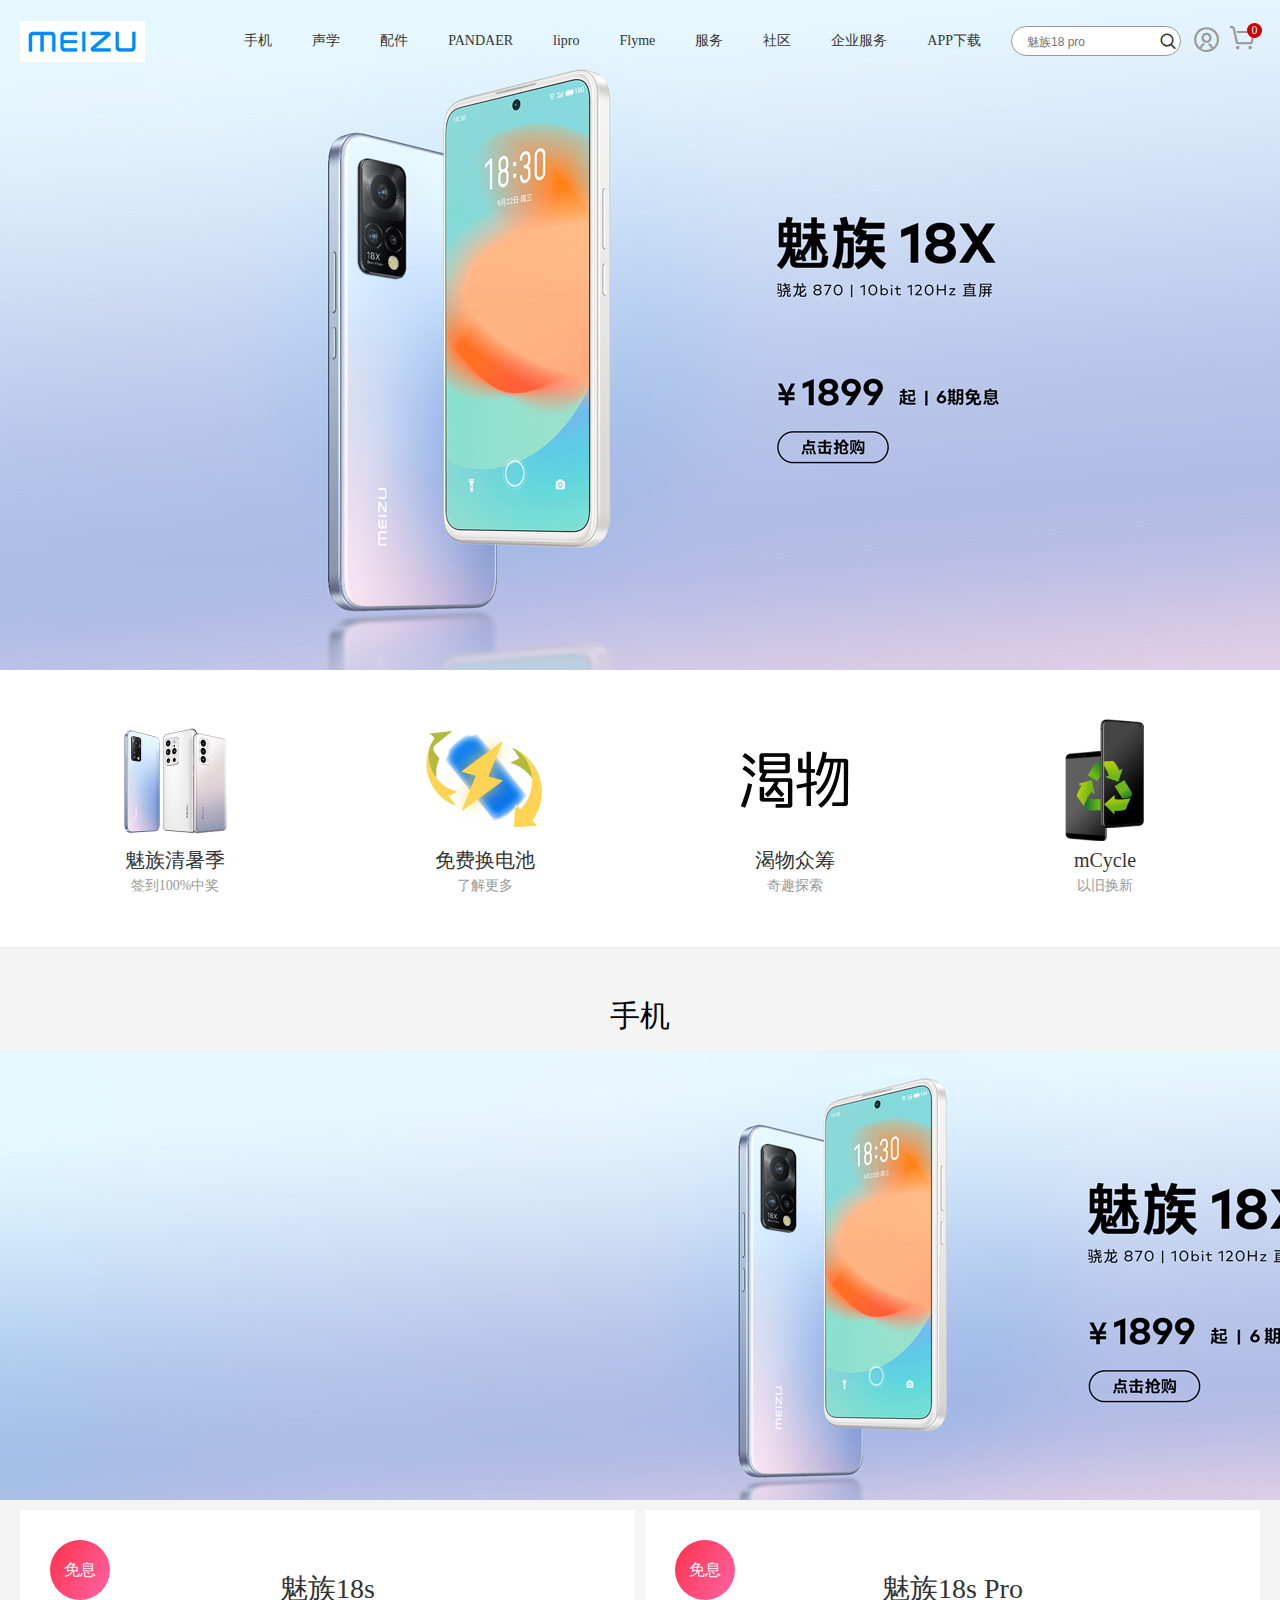
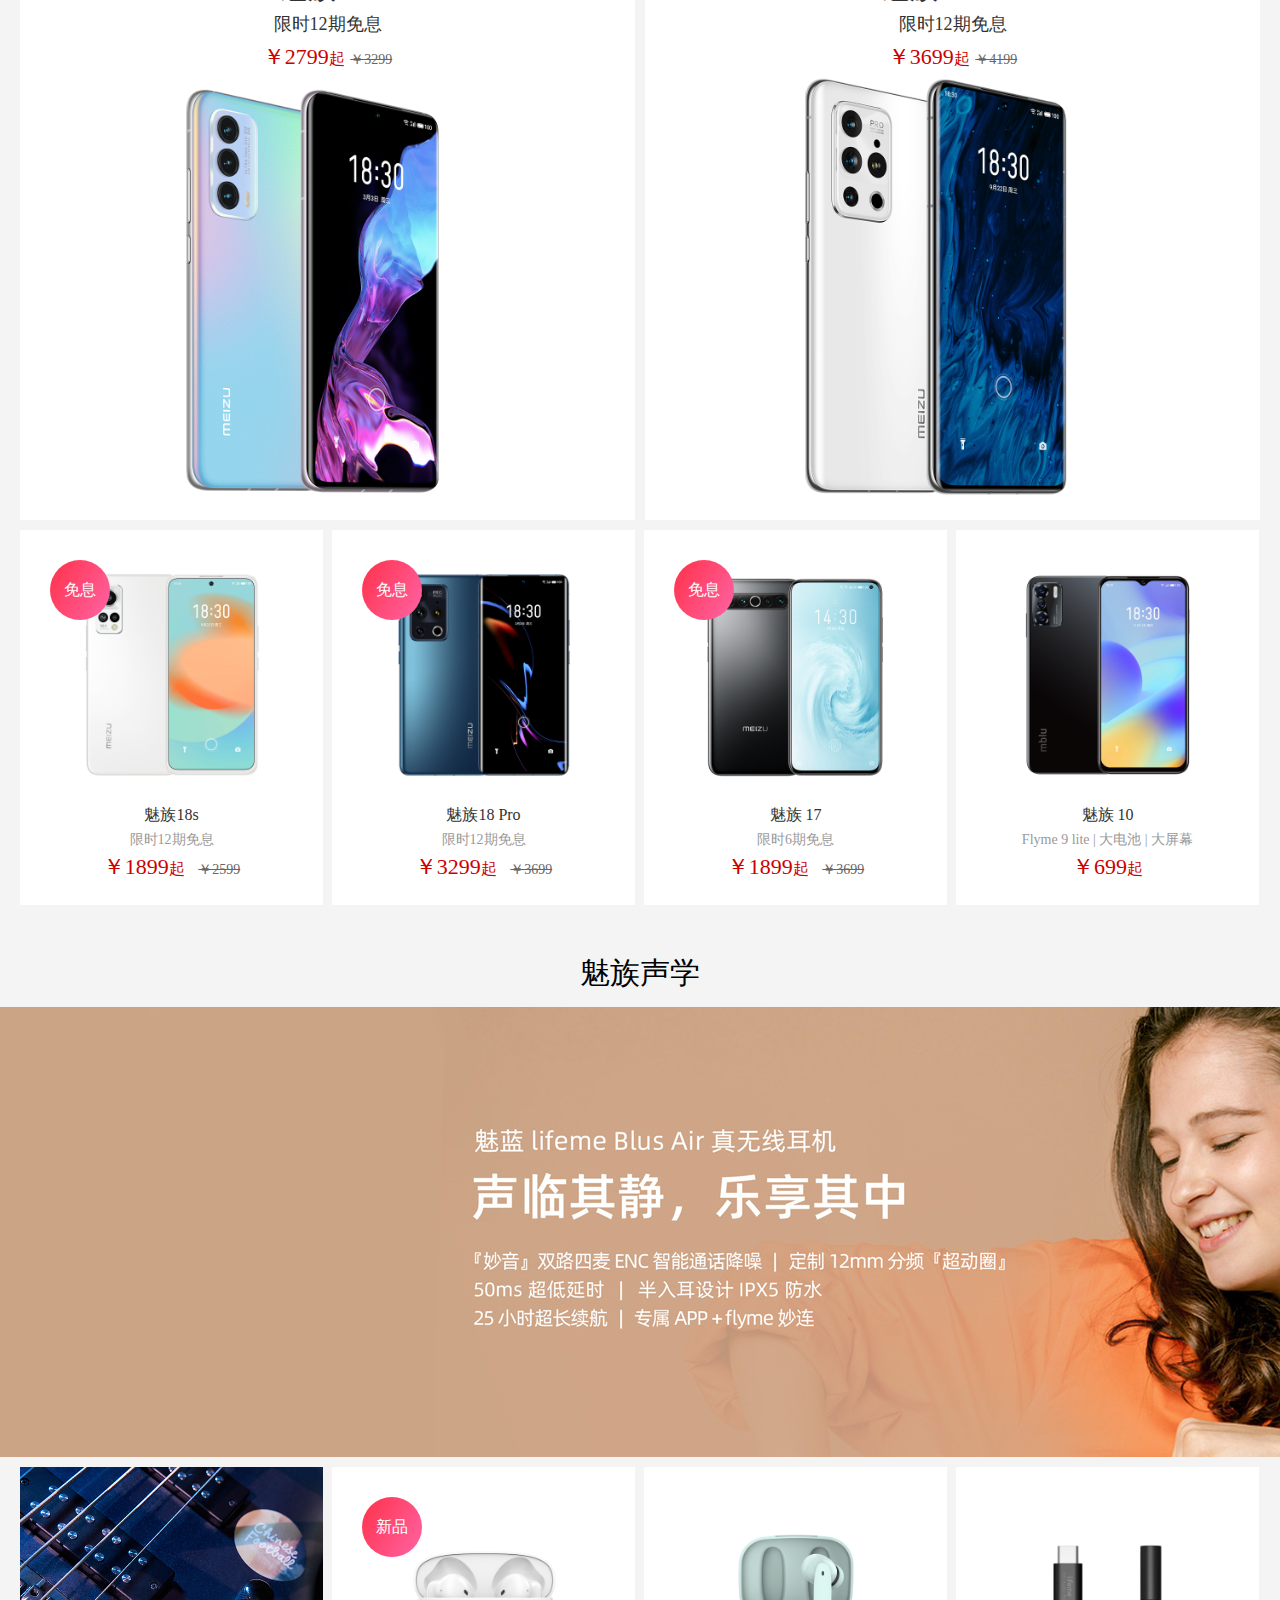
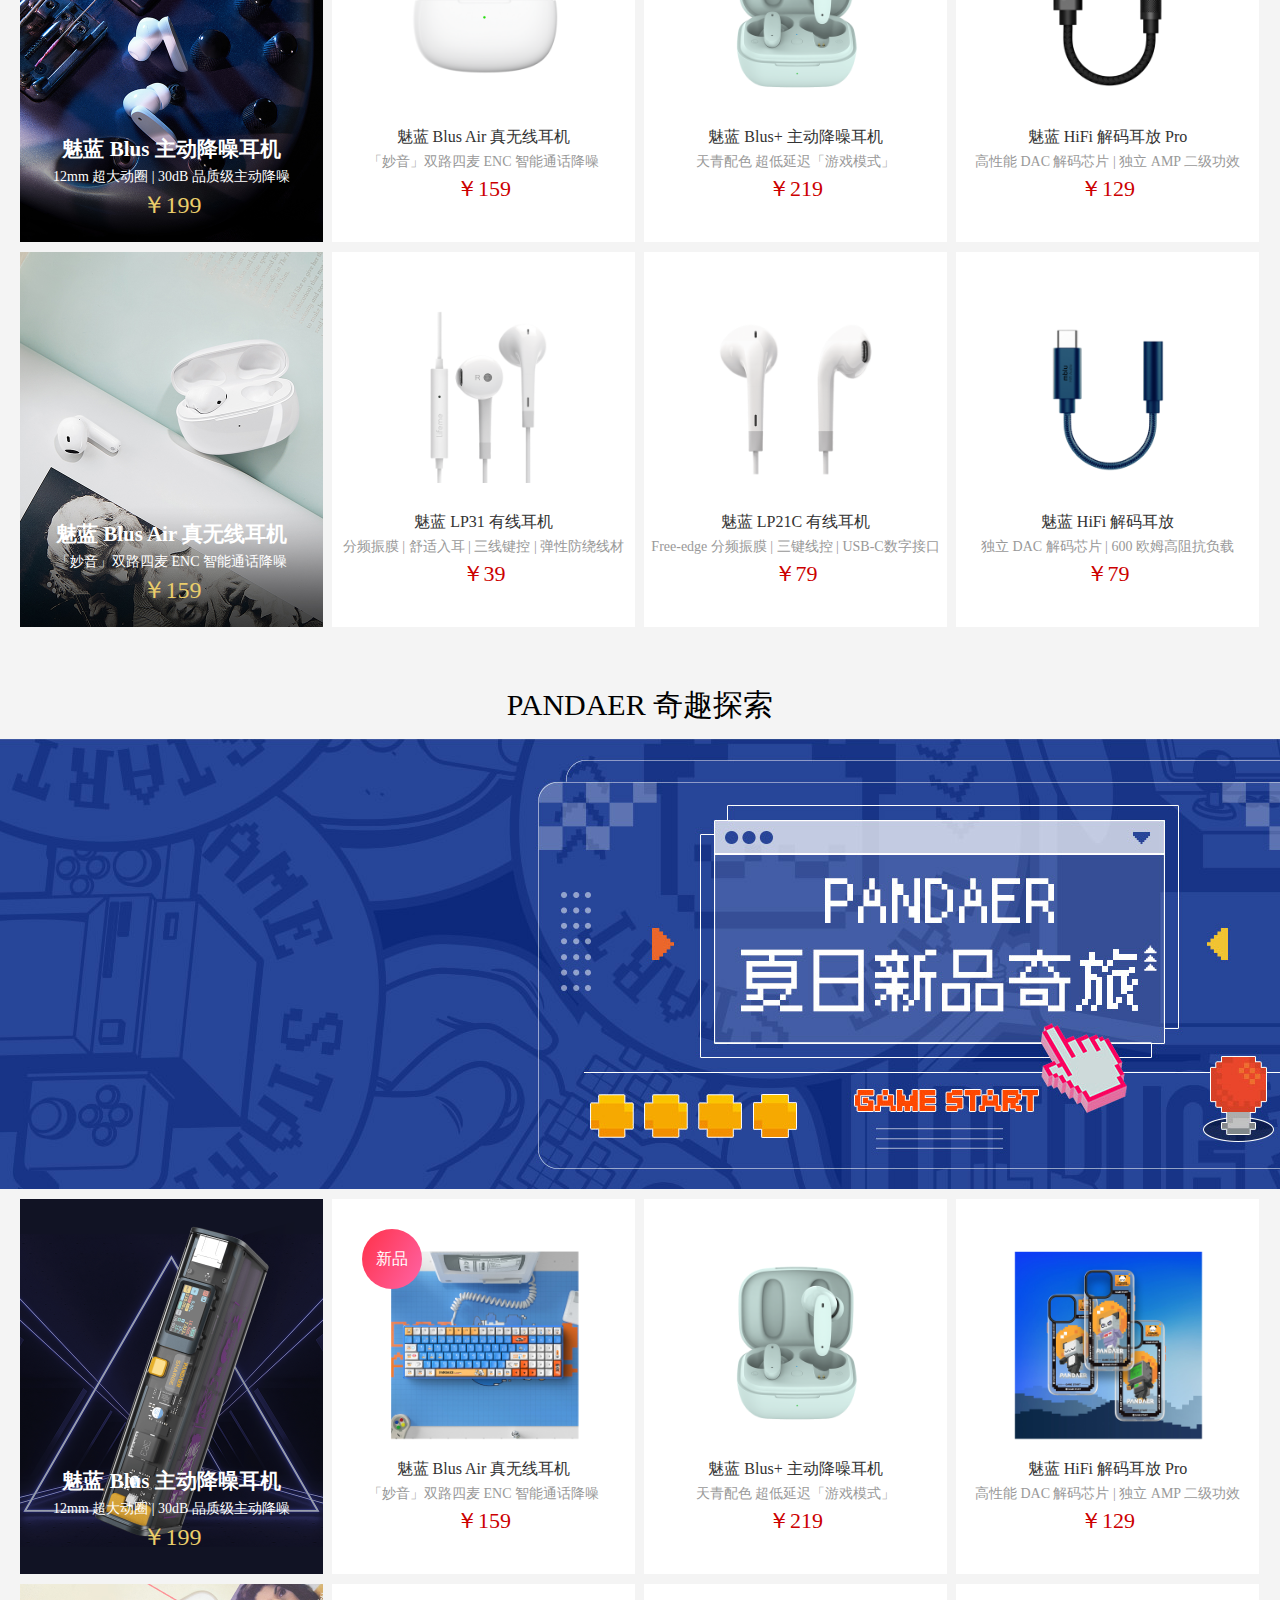
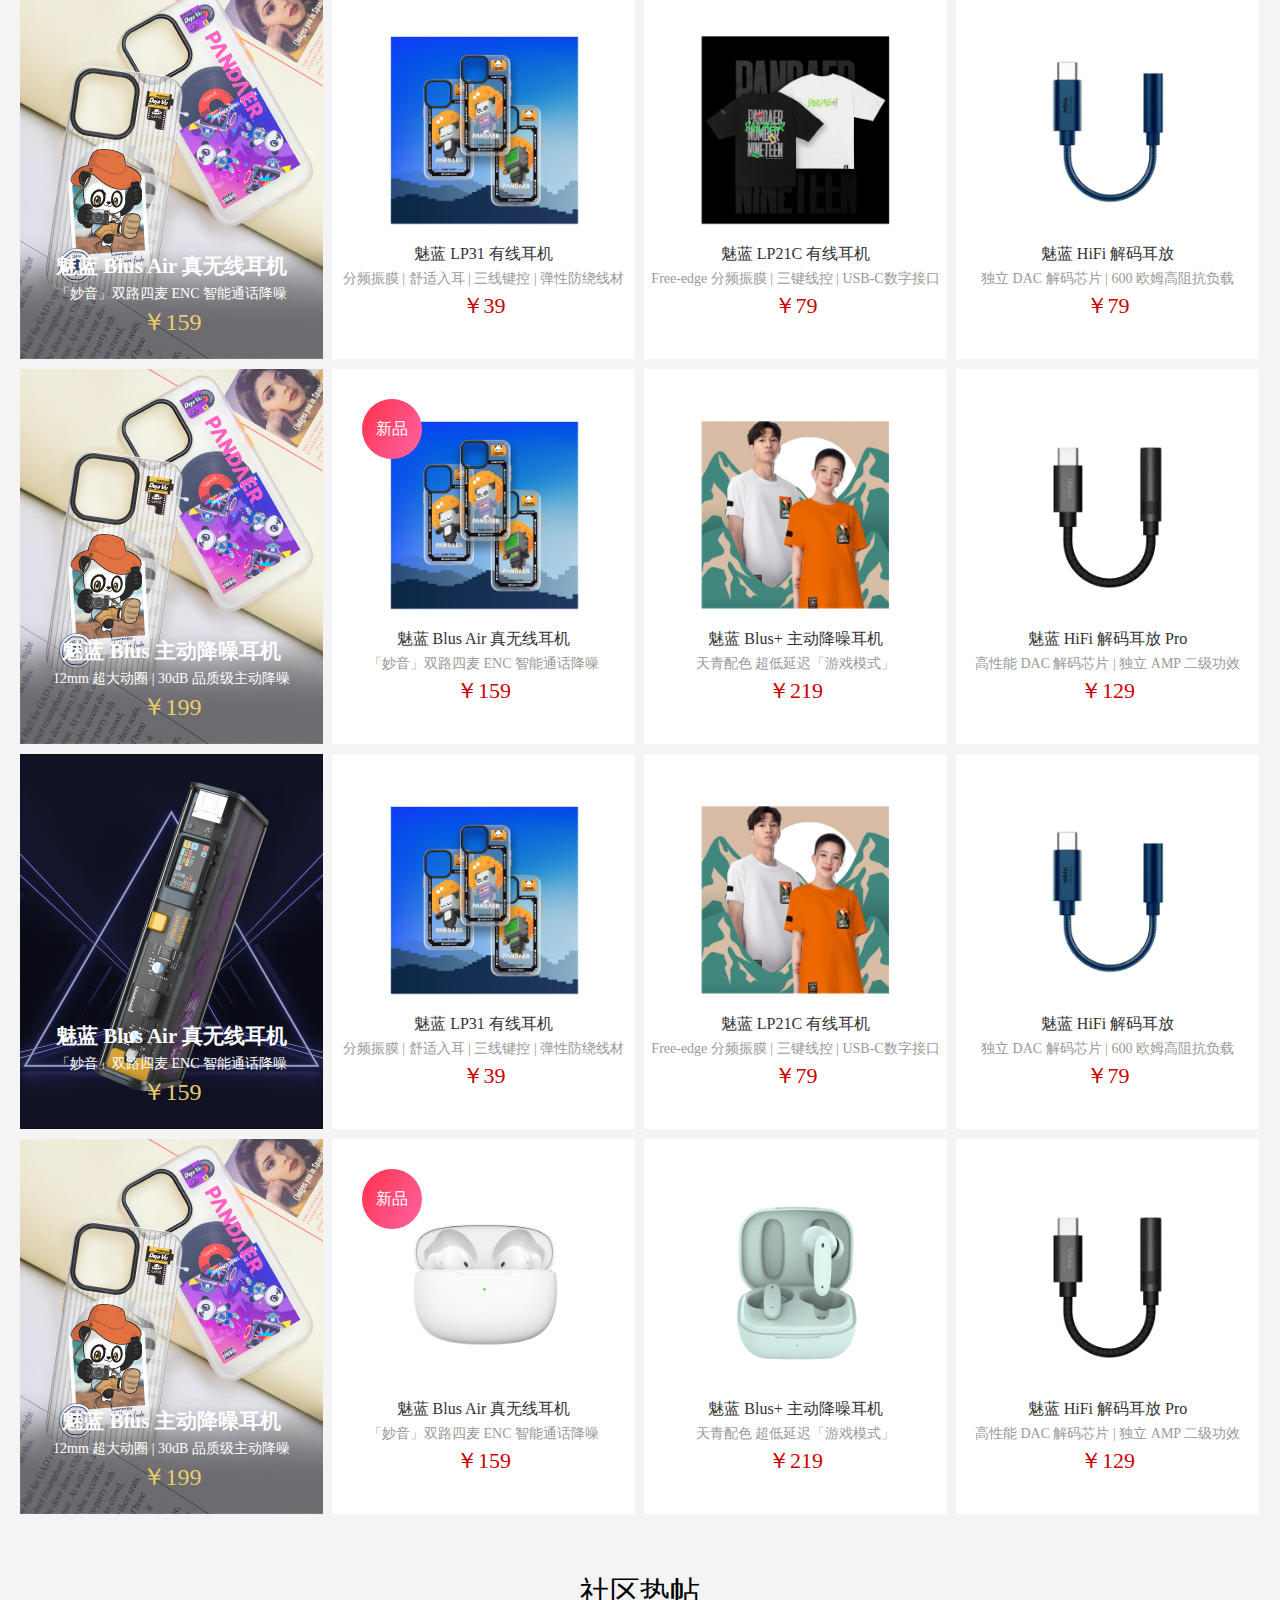
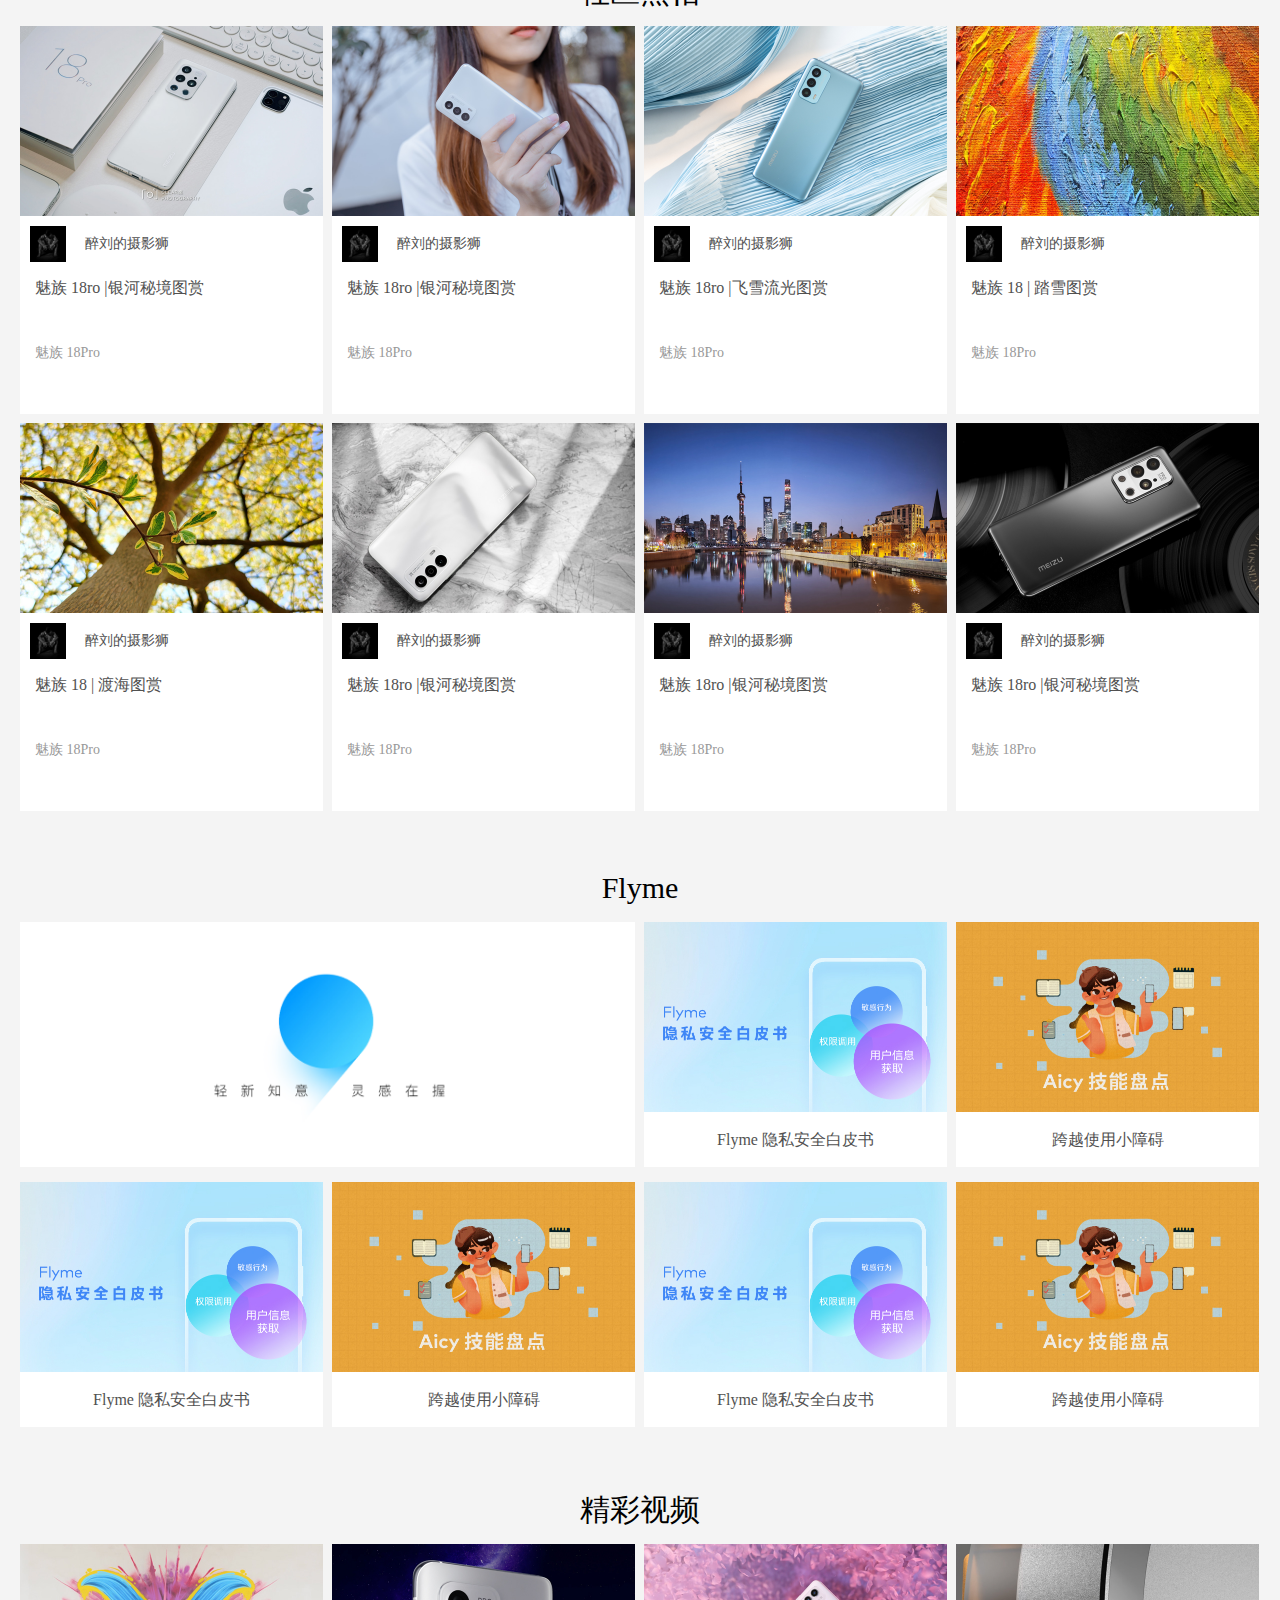
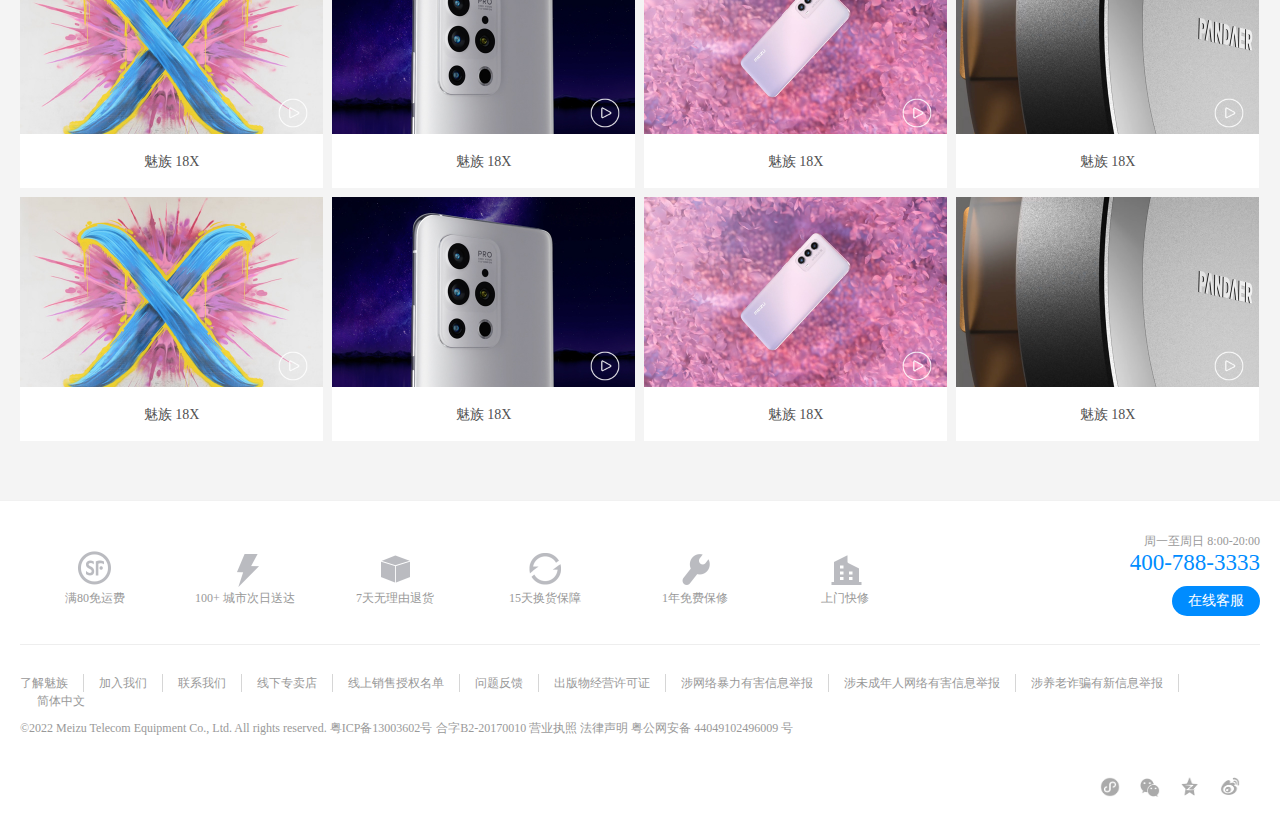
<file: index.html>
<!DOCTYPE html>
<html lang="en">

<head>
  <meta charset="UTF-8">
  <meta http-equiv="X-UA-Compatible" content="IE=edge">
  <meta name="viewport" content="width=device-width, initial-scale=1.0">
  <title>魅族商城</title>
  <!-- 引入标题图标 -->
  <link rel="icon" href="images/favicon.ico">
  <!-- 引入所有元素的重置样式 -->
  <link rel="stylesheet" href="css/reset.css">
  <!-- 引入图标样式 -->
  <link rel="stylesheet" href="css/iconfont.css">
  <!-- 引入自定义样式 -->
  <link rel="stylesheet" href="css/meizu.css">
</head>

<body>
  <!-- 1.头部banner开始 -->
  <div class="banner">

    <div class="top-header">

      <div class="wrap">

        <div class="header">

          <!-- 图标 -->
          <div class="header-logo">
            <a href="#"></a>
          </div>

          <!-- 购物车 -->
          <div class="header-cart">
            <a href="#">
              <i class="iconfont">&#xe747;</i>
              <em>0</em>
            </a>
            <!-- 下拉框 -->
            <div class="cart-down">
              <div class="sanjiao"></div>
              <div class="content">
                <img src="./images/cart.png" alt="">
                <div class="text">
                  <p>登录后可显示</p>
                  <p>您账号中已加入的商品哦~</p>
                </div>
              </div>
            </div>
          </div>

          <!-- 个人信息 -->
          <div class="header-user">
            <a href="#">
              <i class="iconfont">&#xe7b4;</i>
            </a>
            <div class="user-info">
              <div class="sanjiao"></div>

              <ul class="content">
                <li>立即登录</li>
                <li>立即注册</li>
                <li>我的订单</li>
                <li class="last">M码通道</li>
              </ul>

            </div>
          </div>

          <!-- 搜索框 -->
          <div class="header-search">
            <input type="text" placeholder="魅族18 pro">
            <a href="">
              <i class="iconfont">&#xe7b3;
              </i>
            </a>
          </div>

          <!-- 详情展示 -->
          <div class="header-list">
            <ul class="list clear">
              <li>
                <a href="#" class="title flag">手机</a>
                <div class="drop-down">
                  <div class="wrap">
                    <ul class="clear">
                      <li>
                        <a href="#">
                          <img src="./images/drop1.jpg" alt="">
                          <p class="drop-name">魅族 18X</p>
                          <p class="drop-price">￥1899</p>
                        </a>
                      </li>
                      <li>
                        <a href="#">
                          <img src="./images/drop1.jpg" alt="">
                          <p class="drop-name">魅族 18X</p>
                          <p class="drop-price">￥1899</p>
                        </a>
                      </li>
                      <li>
                        <a href="#">
                          <img src="./images/drop1.jpg" alt="">
                          <p class="drop-name">魅族 18X</p>
                          <p class="drop-price">￥1899</p>
                        </a>
                      </li>
                      <li>
                        <a href="#">
                          <img src="./images/drop1.jpg" alt="">
                          <p class="drop-name">魅族 18X</p>
                          <p class="drop-price">￥1899</p>
                        </a>
                      </li>
                      <li>
                        <a href="#">
                          <img src="./images/drop1.jpg" alt="">
                          <p class="drop-name">魅族 18X</p>
                          <p class="drop-price">￥1899</p>
                        </a>
                      </li>
                      <li>
                        <a href="#">
                          <img src="./images/drop1.jpg" alt="">
                          <p class="drop-name">魅族 18X</p>
                          <p class="drop-price">￥1899</p>
                        </a>
                      </li>
                      <li>
                        <a href="#">
                          <img src="./images/drop1.jpg" alt="">
                          <p class="drop-name">魅族 18X</p>
                          <p class="drop-price">￥1899</p>
                        </a>
                      </li>
                    </ul>
                  </div>
                </div>
              </li>
              <li>
                <a href="#" class="title flag">声学</a>
                <div class="drop-down"></div>
              </li>
              <li>
                <a href="#" class="title flag">配件</a>
                <div class="drop-down"></div>
              </li>
              <li>
                <a href="#" class="title flag">PANDAER</a>
                <div class="drop-down"></div>
              </li>
              <li>
                <a href="#" class="title flag">lipro</a>
                <div class="drop-down"></div>
              </li>
              <li><a href="#" class="title">Flyme</a></li>
              <li><a href="#" class="title">服务</a></li>
              <li><a href="#" class="title">社区</a></li>
              <li><a href="#" class="title">企业服务</a></li>
              <li><a href="#" class="title">APP下载</a></li>
            </ul>
          </div>
        </div>
      </div>
    </div>





  </div>

  <!-- 2.广告ad部分 -->
  <div class="ad">
    <div class="wrap ">
      <ul class="clear">
        <li>
          <a href="#">
            <img src="./images/ad-list1.png" alt="">
            <p class="ad-title1">魅族清暑季</p>
            <p class="ad-title2">签到100%中奖</p>
          </a>
        </li>
        <li>
          <a href="#">
            <img src="./images/ad-list2.png" alt="">
            <p class="ad-title1">免费换电池</p>
            <p class="ad-title2">了解更多</p>
          </a>
        </li>
        <li>
          <a href="#">
            <img src="./images/ad-list3.png" alt="">
            <p class="ad-title1">渴物众筹</p>
            <p class="ad-title2">奇趣探索</p>
          </a>
        </li>
        <li>
          <a href="#">
            <img src="./images/ad-list4.png" alt="">
            <p class="ad-title1">mCycle</p>
            <p class="ad-title2">以旧换新</p>
          </a>
        </li>
      </ul>
    </div>

  </div>


  <!-- 3.container部分 -->
  <div class="container">
    <!-- 3.1手机部分 -->
    <div class="phone">

      <h3 class="conntainer-title">手机</h3>

      <a href="#" class="conntainer-img">
        <img src="./images/phone1.png" alt="">
      </a>

      <div class="conntainer-detail-phone wrap">
        <!-- 两个大的部分 -->
        <a href="#" class="detail-type1">
          <p class="type1-name">魅族18s</p>
          <p class="type1-title">限时12期免息</p>
          <p class="type1-price">
            ￥2799<em>起</em>
            <span class="price-last">￥3299</span>
          </p>
          <img src="./images/detail-phone1.png" alt="">
          <div class="type1-tag">免息</div>
        </a>
        <a href="#" class="detail-type1">
          <p class="type1-name">魅族18s Pro</p>
          <p class="type1-title">限时12期免息</p>
          <p class="type1-price">
            ￥3699<em>起</em>
            <span class="price-last">￥4199</span>
          </p>
          <img src="./images/detail-phone2.png" alt="">
          <div class="type1-tag">免息</div>
        </a>
        <!-- 四个小的部分 -->
        <a href="#" class="detail-type2 type2-first">
          <img src="./images/detail-phone3.png" alt="">
          <p class="type2-name">魅族18s</p>
          <p class="type2-title">限时12期免息</p>
          <p class="type2-price">
            ￥1899<em>起</em>
            <span class="price-last">￥2599</span>
          </p>
          <div class="type2-tag">免息</div>
        </a>
        <a href="#" class="detail-type2">
          <img src="./images/detail-phone4.png" alt="">
          <p class="type2-name">魅族18 Pro</p>
          <p class="type2-title">限时12期免息</p>
          <p class="type2-price">
            ￥3299<em>起</em>
            <span class="price-last">￥3699</span>
          </p>
          <div class="type2-tag">免息</div>
        </a>
        <a href="#" class="detail-type2">
          <img src="./images/detail-phone5.png" alt="">
          <p class="type2-name">魅族 17</p>
          <p class="type2-title">限时6期免息</p>
          <p class="type2-price">
            ￥1899<em>起</em>
            <span class="price-last">￥3699</span>
          </p>
          <div class="type2-tag">免息</div>
        </a>
        <a href="#" class="detail-type2">
          <img src="./images/detail-phone6.png" alt="">
          <p class="type2-name">魅族 10</p>
          <p class="type2-title">Flyme 9 lite | 大电池 | 大屏幕</p>
          <p class="type2-price">
            ￥699<em>起</em>
          </p>
        </a>
      </div>

    </div>

    <!-- 3.2魅族声学部分 -->
    <div class="air">

      <h3 class="conntainer-title">魅族声学</h3>

      <a href="#" class="conntainer-img">
        <img src="./images/banner-air.png" alt="">
      </a>
      <!-- 详情部分 -->
      <div class="conntainer-detail-air wrap">
        <ul class="clear ">
          <li class="first li-type1">
            <a href="#">
              <img src="./images/air1.png" alt="" class="type1-img">
              <div class="type1-info">
                <p class="type1-name">魅蓝 Blus 主动降噪耳机</p>
                <p class="type1-desc">12mm 超大动圈 | 30dB 品质级主动降噪</p>
                <p class="type1-price">￥199</p>
              </div>
            </a>
          </li>
          <li class="li-type2">
            <a href="#">
              <img class="type2-img" src="./images/air2.png" alt="">
              <p class="type2-name">魅蓝 Blus Air 真无线耳机</p>
              <p class="type2-desc">「妙音」双路四麦 ENC 智能通话降噪</p>
              <p class="type2-price">￥159</p>
              <div class="type2-tag">新品</div>
            </a>
          </li>
          <li class="li-type2">
            <a href="#">
              <img class="type2-img" src="./images/air3.png" alt="">
              <p class="type2-name">魅蓝 Blus+ 主动降噪耳机</p>
              <p class="type2-desc">天青配色 超低延迟「游戏模式」</p>
              <p class="type2-price">￥219</p>
            </a>
          </li>
          <li class="li-type2">
            <a href="#">
              <img class="type2-img" src="./images/air4.png" alt="">
              <p class="type2-name">魅蓝 HiFi 解码耳放 Pro</p>
              <p class="type2-desc">高性能 DAC 解码芯片 | 独立 AMP 二级功效</p>
              <p class="type2-price">￥129</p>
            </a>
          </li>
          <li class="first li-type1">
            <a href="#">
              <img src="./images/air5.png" alt="" class="type1-img">
              <div class="type1-info">
                <p class="type1-name">魅蓝 Blus Air 真无线耳机</p>
                <p class="type1-desc">「妙音」双路四麦 ENC 智能通话降噪</p>
                <p class="type1-price">￥159</p>
              </div>
            </a>
          </li>
          <li class="li-type2">
            <a href="#">
              <img class="type2-img" src="./images/air6.png" alt="">
              <p class="type2-name">魅蓝 LP31 有线耳机</p>
              <p class="type2-desc">分频振膜 | 舒适入耳 | 三线键控 | 弹性防绕线材</p>
              <p class="type2-price">￥39</p>
            </a>
          </li>
          <li class="li-type2">
            <a href="#">
              <img class="type2-img" src="./images/air7.png" alt="">
              <p class="type2-name">魅蓝 LP21C 有线耳机</p>
              <p class="type2-desc">Free-edge 分频振膜 | 三键线控 | USB-C数字接口</p>
              <p class="type2-price">￥79</p>
            </a>
          </li>
          <li class="li-type2">
            <a href="#">
              <img class="type2-img" src="./images/air8.png" alt="">
              <p class="type2-name">魅蓝 HiFi 解码耳放</p>
              <p class="type2-desc">独立 DAC 解码芯片 | 600 欧姆高阻抗负载</p>
              <p class="type2-price">￥79</p>
            </a>
          </li>
        </ul>

      </div>

    </div>

    <!-- 3.3pandaer部分 -->
    <div class="pandaer">

      <h3 class="conntainer-title">PANDAER 奇趣探索</h3>

      <a href="#" class="conntainer-img">
        <img src="./images/banner-pander.png" alt="">
      </a>
      <!-- 详情部分 -->
      <div class="conntainer-detail-air wrap">
        <ul class="clear ">
          <li class="first li-type1">
            <a href="#">
              <img src="./images/pander1.png" alt="" class="type1-img">
              <div class="type1-info">
                <p class="type1-name">魅蓝 Blus 主动降噪耳机</p>
                <p class="type1-desc">12mm 超大动圈 | 30dB 品质级主动降噪</p>
                <p class="type1-price">￥199</p>
              </div>
            </a>
          </li>
          <li class="li-type2">
            <a href="#">
              <img class="type2-img" src="./images/pander2.png" alt="">
              <p class="type2-name">魅蓝 Blus Air 真无线耳机</p>
              <p class="type2-desc">「妙音」双路四麦 ENC 智能通话降噪</p>
              <p class="type2-price">￥159</p>
              <div class="type2-tag">新品</div>
            </a>
          </li>
          <li class="li-type2">
            <a href="#">
              <img class="type2-img" src="./images/air3.png" alt="">
              <p class="type2-name">魅蓝 Blus+ 主动降噪耳机</p>
              <p class="type2-desc">天青配色 超低延迟「游戏模式」</p>
              <p class="type2-price">￥219</p>
            </a>
          </li>
          <li class="li-type2">
            <a href="#">
              <img class="type2-img" src="./images/pander3.png" alt="">
              <p class="type2-name">魅蓝 HiFi 解码耳放 Pro</p>
              <p class="type2-desc">高性能 DAC 解码芯片 | 独立 AMP 二级功效</p>
              <p class="type2-price">￥129</p>
            </a>
          </li>
          <li class="first li-type1">
            <a href="#">
              <img src="./images/pander5.png" alt="" class="type1-img">
              <div class="type1-info">
                <p class="type1-name">魅蓝 Blus Air 真无线耳机</p>
                <p class="type1-desc">「妙音」双路四麦 ENC 智能通话降噪</p>
                <p class="type1-price">￥159</p>
              </div>
            </a>
          </li>
          <li class="li-type2">
            <a href="#">
              <img class="type2-img" src="./images/pander3.png" alt="">
              <p class="type2-name">魅蓝 LP31 有线耳机</p>
              <p class="type2-desc">分频振膜 | 舒适入耳 | 三线键控 | 弹性防绕线材</p>
              <p class="type2-price">￥39</p>
            </a>
          </li>
          <li class="li-type2">
            <a href="#">
              <img class="type2-img" src="./images/pander4.png" alt="">
              <p class="type2-name">魅蓝 LP21C 有线耳机</p>
              <p class="type2-desc">Free-edge 分频振膜 | 三键线控 | USB-C数字接口</p>
              <p class="type2-price">￥79</p>
            </a>
          </li>
          <li class="li-type2">
            <a href="#">
              <img class="type2-img" src="./images/air8.png" alt="">
              <p class="type2-name">魅蓝 HiFi 解码耳放</p>
              <p class="type2-desc">独立 DAC 解码芯片 | 600 欧姆高阻抗负载</p>
              <p class="type2-price">￥79</p>
            </a>
          </li>
          <li class="first li-type1">
            <a href="#">
              <img src="./images/pander5.png" alt="" class="type1-img">
              <div class="type1-info">
                <p class="type1-name">魅蓝 Blus 主动降噪耳机</p>
                <p class="type1-desc">12mm 超大动圈 | 30dB 品质级主动降噪</p>
                <p class="type1-price">￥199</p>
              </div>
            </a>
          </li>
          <li class="li-type2">
            <a href="#">
              <img class="type2-img" src="./images/pander3.png" alt="">
              <p class="type2-name">魅蓝 Blus Air 真无线耳机</p>
              <p class="type2-desc">「妙音」双路四麦 ENC 智能通话降噪</p>
              <p class="type2-price">￥159</p>
              <div class="type2-tag">新品</div>
            </a>
          </li>
          <li class="li-type2">
            <a href="#">
              <img class="type2-img" src="./images/pander6.png" alt="">
              <p class="type2-name">魅蓝 Blus+ 主动降噪耳机</p>
              <p class="type2-desc">天青配色 超低延迟「游戏模式」</p>
              <p class="type2-price">￥219</p>
            </a>
          </li>
          <li class="li-type2">
            <a href="#">
              <img class="type2-img" src="./images/air4.png" alt="">
              <p class="type2-name">魅蓝 HiFi 解码耳放 Pro</p>
              <p class="type2-desc">高性能 DAC 解码芯片 | 独立 AMP 二级功效</p>
              <p class="type2-price">￥129</p>
            </a>
          </li>
          <li class="first li-type1">
            <a href="#">
              <img src="./images/pander1.png" alt="" class="type1-img">
              <div class="type1-info">
                <p class="type1-name">魅蓝 Blus Air 真无线耳机</p>
                <p class="type1-desc">「妙音」双路四麦 ENC 智能通话降噪</p>
                <p class="type1-price">￥159</p>
              </div>
            </a>
          </li>
          <li class="li-type2">
            <a href="#">
              <img class="type2-img" src="./images/pander3.png" alt="">
              <p class="type2-name">魅蓝 LP31 有线耳机</p>
              <p class="type2-desc">分频振膜 | 舒适入耳 | 三线键控 | 弹性防绕线材</p>
              <p class="type2-price">￥39</p>
            </a>
          </li>
          <li class="li-type2">
            <a href="#">
              <img class="type2-img" src="./images/pander6.png" alt="">
              <p class="type2-name">魅蓝 LP21C 有线耳机</p>
              <p class="type2-desc">Free-edge 分频振膜 | 三键线控 | USB-C数字接口</p>
              <p class="type2-price">￥79</p>
            </a>
          </li>
          <li class="li-type2">
            <a href="#">
              <img class="type2-img" src="./images/air8.png" alt="">
              <p class="type2-name">魅蓝 HiFi 解码耳放</p>
              <p class="type2-desc">独立 DAC 解码芯片 | 600 欧姆高阻抗负载</p>
              <p class="type2-price">￥79</p>
            </a>
          </li>
          <li class="first li-type1">
            <a href="#">
              <img src="./images/pander5.png" alt="" class="type1-img">
              <div class="type1-info">
                <p class="type1-name">魅蓝 Blus 主动降噪耳机</p>
                <p class="type1-desc">12mm 超大动圈 | 30dB 品质级主动降噪</p>
                <p class="type1-price">￥199</p>
              </div>
            </a>
          </li>
          <li class="li-type2">
            <a href="#">
              <img class="type2-img" src="./images/air2.png" alt="">
              <p class="type2-name">魅蓝 Blus Air 真无线耳机</p>
              <p class="type2-desc">「妙音」双路四麦 ENC 智能通话降噪</p>
              <p class="type2-price">￥159</p>
              <div class="type2-tag">新品</div>
            </a>
          </li>
          <li class="li-type2">
            <a href="#">
              <img class="type2-img" src="./images/air3.png" alt="">
              <p class="type2-name">魅蓝 Blus+ 主动降噪耳机</p>
              <p class="type2-desc">天青配色 超低延迟「游戏模式」</p>
              <p class="type2-price">￥219</p>
            </a>
          </li>
          <li class="li-type2">
            <a href="#">
              <img class="type2-img" src="./images/air4.png" alt="">
              <p class="type2-name">魅蓝 HiFi 解码耳放 Pro</p>
              <p class="type2-desc">高性能 DAC 解码芯片 | 独立 AMP 二级功效</p>
              <p class="type2-price">￥129</p>
            </a>
          </li>

        </ul>

      </div>

    </div>

    <!-- 3.4社区热帖 -->
    <div class="review">
      <h3 class="conntainer-title">社区热帖</h3>

      <div class="container-detail-review wrap">
        <ul class="clear">
          <li class="review-list">
            <a href="#">
              <img class="list-img" src="./images/review1.png" alt="">
              <div class="list-name">
                <img src="./images/review1-1.png" alt="">
                <span>醉刘的摄影狮</span>
              </div>
              <p class="review-desc">魅族 18ro |银河秘境图赏</p>
              <p class="review-tag">魅族 18Pro</p>
            </a>
          </li>
          <li class="review-list">
            <a href="#">
              <img class="list-img" src="./images/review2.png" alt="">
              <div class="list-name">
                <img src="./images/review1-1.png" alt="">
                <span>醉刘的摄影狮</span>
              </div>
              <p class="review-desc">魅族 18ro |银河秘境图赏</p>
              <p class="review-tag">魅族 18Pro</p>
            </a>
          </li>
          <li class="review-list">
            <a href="#">
              <img class="list-img" src="./images/review3.png" alt="">
              <div class="list-name">
                <img src="./images/review1-1.png" alt="">
                <span>醉刘的摄影狮</span>
              </div>
              <p class="review-desc">魅族 18ro |飞雪流光图赏</p>
              <p class="review-tag">魅族 18Pro</p>
            </a>
          </li>
          <li class="review-list review-last">
            <a href="#">
              <img class="list-img" src="./images/review4.png" alt="">
              <div class="list-name">
                <img src="./images/review1-1.png" alt="">
                <span>醉刘的摄影狮</span>
              </div>
              <p class="review-desc">魅族 18 | 踏雪图赏</p>
              <p class="review-tag">魅族 18Pro</p>
            </a>
          </li>
          <li class="review-list">
            <a href="#">
              <img class="list-img" src="./images/review5.png" alt="">
              <div class="list-name">
                <img src="./images/review1-1.png" alt="">
                <span>醉刘的摄影狮</span>
              </div>
              <p class="review-desc">魅族 18 | 渡海图赏</p>
              <p class="review-tag">魅族 18Pro</p>
            </a>
          </li>
          <li class="review-list">
            <a href="#">
              <img class="list-img" src="./images/review6.png" alt="">
              <div class="list-name">
                <img src="./images/review1-1.png" alt="">
                <span>醉刘的摄影狮</span>
              </div>
              <p class="review-desc">魅族 18ro |银河秘境图赏</p>
              <p class="review-tag">魅族 18Pro</p>
            </a>
          </li>
          <li class="review-list">
            <a href="#">
              <img class="list-img" src="./images/review7.png" alt="">
              <div class="list-name">
                <img src="./images/review1-1.png" alt="">
                <span>醉刘的摄影狮</span>
              </div>
              <p class="review-desc">魅族 18ro |银河秘境图赏</p>
              <p class="review-tag">魅族 18Pro</p>
            </a>
          </li>
          <li class="review-list review-last">
            <a href="#">
              <img class="list-img" src="./images/review8.png" alt="">
              <div class="list-name">
                <img src="./images/review1-1.png" alt="">
                <span>醉刘的摄影狮</span>
              </div>
              <p class="review-desc">魅族 18ro |银河秘境图赏</p>
              <p class="review-tag">魅族 18Pro</p>
            </a>
          </li>
        </ul>
      </div>
    </div>

    <!-- 3.5flyme -->
    <div class="flyme">
      <h3 class="conntainer-title">Flyme</h3>

      <div class="container-detail-flyme wrap">
        <ul class="clear">
          <li class="flyme-type1">
            <a href="#">
              <img src="./images/flyme1.png" alt="">
            </a>
          </li>
          <li class="flyme-type2">
            <a href="#">
              <img src="./images/flyme2.png" alt="">
              <span>Flyme 隐私安全白皮书</span>
            </a>
          </li>
          <li class="flyme-type2">
            <a href="#">
              <img src="./images/flyme3.png" alt="">
              <span>跨越使用小障碍</span>
            </a>
          </li>
          <li class="flyme-type2 first">
            <a href="#">
              <img src="./images/flyme2.png" alt="">
              <span>Flyme 隐私安全白皮书</span>
            </a>
          </li>
          <li class="flyme-type2">
            <a href="#">
              <img src="./images/flyme3.png" alt="">
              <span>跨越使用小障碍</span>
            </a>
          </li>
          <li class="flyme-type2">
            <a href="#">
              <img src="./images/flyme2.png" alt="">
              <span>Flyme 隐私安全白皮书</span>
            </a>
          </li>
          <li class="flyme-type2">
            <a href="#">
              <img src="./images/flyme3.png" alt="">
              <span>跨越使用小障碍</span>
            </a>
          </li>
        </ul>
      </div>
    </div>

    <!-- 3.6精彩视频 -->
    <div class="vedio">
      <h3 class="conntainer-title">精彩视频</h3>
      <div class="container-detail-vedio wrap">
        <ul class="clear">
          <li class="vedio-list">
            <a href="#">
              <img src="./images/vedio1.png" alt="" class="img1">
              <p>魅族 18X</p>
              <img src="./images/vedio.png" alt="" class="img2">
            </a>
          </li>
          <li class="vedio-list">
            <a href="#">
              <img src="./images/vedio2.png" alt="" class="img1">
              <p>魅族 18X</p>
              <img src="./images/vedio.png" alt="" class="img2">
            </a>
          </li>
          <li class="vedio-list">
            <a href="#">
              <img src="./images/vedio3.png" alt="" class="img1">
              <p>魅族 18X</p>
              <img src="./images/vedio.png" alt="" class="img2">
            </a>
          </li>
          <li class="vedio-list last">
            <a href="#">
              <img src="./images/vedio4.png" alt="" class="img1">
              <p>魅族 18X</p>
              <img src="./images/vedio.png" alt="" class="img2">
            </a>
          </li>
          <li class="vedio-list">
            <a href="#">
              <img src="./images/vedio1.png" alt="" class="img1">
              <p>魅族 18X</p>
              <img src="./images/vedio.png" alt="" class="img2">
            </a>
          </li>
          <li class="vedio-list">
            <a href="#">
              <img src="./images/vedio2.png" alt="" class="img1">
              <p>魅族 18X</p>
              <img src="./images/vedio.png" alt="" class="img2">
            </a>
          </li>
          <li class="vedio-list">
            <a href="#">
              <img src="./images/vedio3.png" alt="" class="img1">
              <p>魅族 18X</p>
              <img src="./images/vedio.png" alt="" class="img2">
            </a>
          </li>
          <li class="vedio-list last">
            <a href="#">
              <img src="./images/vedio4.png" alt="" class="img1">
              <p>魅族 18X</p>
              <img src="./images/vedio.png" alt="" class="img2">
            </a>
          </li>
        </ul>
      </div>
    </div>
  </div>

  <!-- 4.footer部分 -->
  <div class="footer">
    <div class="wrap">
      <div class="footer-service">
        <ul class="left clear">
          <li>
            <img src="./images/service1.png" alt="">
            <span>满80免运费</span>
          </li>
          <li>
            <img src="./images/service2.png" alt="">
            <span>100+ 城市次日送达</span>
          </li>
          <li>
            <img src="./images/service3.png" alt="">
            <span>7天无理由退货</span>
          </li>
          <li>
            <img src="./images/service4.png" alt="">
            <span>15天换货保障</span>
          </li>
          <li>
            <img src="./images/service5.png" alt="">
            <span>1年免费保修</span>
          </li>
          <li>
            <img src="./images/service6.png" alt="">
            <span>上门快修</span>
          </li>
        </ul>
        <div class="right">
          <span>周一至周日 8:00-20:00</span>
          <p>400-788-3333</p>
          <a href="#">在线客服</a>
        </div>
      </div>
      <hr>
      <div class="footer-link">
        <ul class="top clear">
          <li><a href="#">了解魅族</a></li>
          <li><a href="#">加入我们</a></li>
          <li><a href="#">联系我们</a></li>
          <li><a href="#">线下专卖店</a></li>
          <li><a href="#">线上销售授权名单</a></li>
          <li><a href="#">问题反馈</a></li>
          <li><a href="#">出版物经营许可证</a></li>
          <li><a href="#">涉网络暴力有害信息举报</a></li>
          <li><a href="#">涉未成年人网络有害信息举报</a></li>
          <li><a href="#">涉养老诈骗有新信息举报</a></li>
          <li class="last">
            <a href="#" class="btn">简体中文</a>
            <ul class="dropdown">
              <li><a href="#">繁体中文</a></li>
              <li><a href="#">english</a></li>
              <li><a href="#">english</a></li>
              <li><a href="#">english</a></li>
              <li><a href="#">english</a></li>
              <li><a href="#">english</a></li>
            </ul>
          </li>
        </ul>
        <div class="info">
          <a href="#">©2022 Meizu Telecom Equipment Co., Ltd. All rights reserved. </a>
          <a href="#">粤ICP备13003602号</a>
          <a href="#">合字B2-20170010 </a>
          <a href="#">营业执照 </a>
          <a href="#">法律声明 </a>
          <a href="#">粤公网安备 44049102496009 号</a>
        </div>
        <div class="link">
          <li>
            <a href="#">
              <img src="./images/link1-1.png" alt="" class="small">
              <img src="./images/link1.png" alt="" class="big">
            </a>
          </li>
          <li>
            <a href="#">
              <img src="./images/link2-1.png" alt="" class="small">
              <img src="./images/link2.png"" alt="" class=" big">
            </a>
          </li>
          <li>
            <a href="#">
              <img src="./images/link3-1.png" alt="" class="small">
            </a>
          </li>
          <li>
            <a href="#">
              <img src="./images/link4-1.png" alt="" class="small">
            </a>
          </li>
        </div>
      </div>
    </div>
  </div>
  </div>

</body>
<script>
  // 获取元素
  let li = document.querySelectorAll('.flag')
  let space = document.querySelector('.top-header')
  let ul = document.querySelector('.list')

  // 添加事件
  console.log(space);
  console.log(li);

  [].forEach.call(li, function (item, index, input) {
    console.log(item);
    console.log(index);
    console.log(input);
    item.addEventListener('mouseover',
      () => (space.style.backgroundColor = '#fff'));
  });

  ul.addEventListener('mouseout',
    () => (space.style.backgroundColor = 'transparent'));


</script>

</html>
</file>
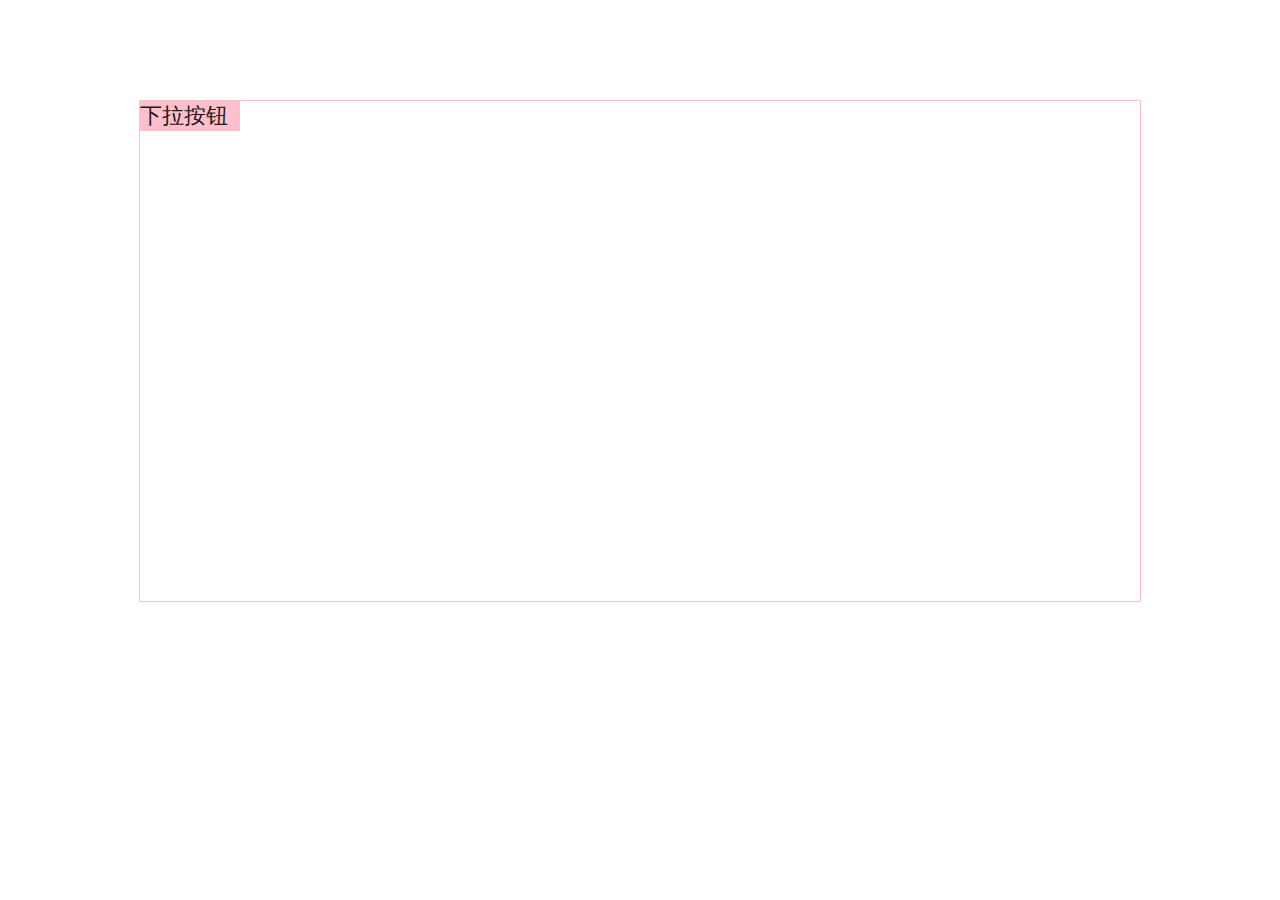
<file: test.html>
<!DOCTYPE html>
<html lang="en">

<head>
  <meta charset="UTF-8">
  <meta http-equiv="X-UA-Compatible" content="IE=edge">
  <meta name="viewport" content="width=device-width, initial-scale=1.0">
  <title>Document</title>
  <style>
    * {
      margin: 0;
      padding: 0;
    }


    a {
      text-decoration: none;
    }

    /* a:hover {
      text-decoration: none;
    } */

    ul li {
      list-style-type: none;
    }

    .wrap {
      width: 1000px;
      height: 500px;
      margin: 100px auto;
      border: 1px solid pink;
    }

    .dropdown {
      position: relative;
      display: inline-block;
      /* 1.可以控制父盒子的高度来【接壤】使用绝对定位(top:35)的下拉盒子 */
      /* height: 35px; */

    }

    .btn {
      display: block;
      width: 100px;
      height: 30px;
      line-height: 30px;
      font-size: 22px;
      color: rgb(33, 26, 26);
      background-color: pink;
      /* 2.使用margin或者padding去撑开上一个按钮盒子的大小，使得父盒子刚好接壤绝对定位的盒子 */
      margin-bottom: 80px;
      /* padding-bottom: 80px; */
    }

    .dropdown-content {
      display: none;
      position: absolute;
      top: 100px;
      left: 0px;
      padding: 12px 16px;
      z-index: 1;
      background-color: #f9f9f9;
    }

    .dropdown-content li {
      width: 200px;
      height: 20px;
      line-height: 20px;
      text-align: center;
      font-size: 16px;
    }

    /* 添加悬停 */
    .dropdown:hover .dropdown-content {
      display: block;
    }

    ul li:hover {
      background-color: pink;
    }
  </style>
</head>

<body>
  <div class="wrap">

    <div class="dropdown">

      <a href="#" class="btn">下拉按钮</a>

      <ul class="dropdown-content">
        <li>我是1</li>
        <li>我是2</li>
        <li>我是3</li>
      </ul>
    </div>
  </div>


</body>

</html>
</file>
<file: css/iconfont.css>
@font-face {
  font-family: "iconfont"; /* Project id  */
  src: url('iconfont.ttf?t=1658229434802') format('truetype');
}

.iconfont {
  font-family: "iconfont" !important;
  font-size: 16px;
  font-style: normal;
  -webkit-font-smoothing: antialiased;
  -moz-osx-font-smoothing: grayscale;
}

.icon-cart-Empty:before {
  content: "\e747";
}

.icon-search:before {
  content: "\e7b3";
}

.icon-usercenter:before {
  content: "\e7b4";
}
</file>
<file: css/meizu.css>
body {
  min-width: 1240px;
}
.banner {
  width: 100%;
  height: 670px;
  background: url("../images/banner.png") center no-repeat;
  cursor: pointer;
}
.banner .top-header {
  width: 100%;
  height: 82px;
  background-color: transparent;
}
.banner .top-header .header {
  width: 100%;
  height: 82px;
}
.banner .top-header .header .header-logo {
  float: left;
  width: 125px;
  height: 82px;
}
.banner .top-header .header .header-logo a {
  display: block;
  width: 125px;
  height: 82px;
  line-height: 82px;
  background: url("../images/logo.png") no-repeat;
  background-size: contain;
  background-position: 50% 50%;
}
.banner .top-header .header .header-search {
  position: relative;
  float: right;
  width: 168px;
  height: 28px;
  font-size: 12px;
  line-height: 28px;
  background-color: #fff;
  border: 1px solid #999;
  border-radius: 20px;
  margin: 26px 5px 0px 10px;
}
.banner .top-header .header .header-search input {
  display: block;
  width: 127px;
  height: 20px;
  outline: 0;
  margin: 5px 0px 0px 15px;
  font-size: 12px;
  line-height: 20px;
  color: #333;
}
.banner .top-header .header .header-search a {
  display: block;
  position: absolute;
  right: 0px;
  bottom: 0px;
  height: 28px;
  line-height: 28px;
}
.banner .top-header .header .header-search a i {
  font-size: 24px;
}
.banner .top-header .header .header-user {
  position: relative;
  float: right;
  width: 37px;
  height: 56px;
  cursor: pointer;
}
.banner .top-header .header .header-user a {
  display: block;
  position: absolute;
  right: 0px;
  bottom: 0px;
  height: 33px;
  line-height: 33px;
}
.banner .top-header .header .header-user a i {
  color: #999;
  font-size: 33px;
}
.banner .top-header .header .header-user .user-info {
  display: none;
  position: absolute;
  top: 56px;
  left: -25px;
  width: 98px;
}
.banner .top-header .header .header-user .user-info .sanjiao {
  position: absolute;
  right: 45px;
  top: 0px;
  width: 0;
  height: 0;
  border: 7px solid transparent;
  border-top: none;
  border-bottom: 8px solid #fff;
}
.banner .top-header .header .header-user .user-info .content {
  margin-top: 8px;
  width: 98px;
  padding: 15px 0px;
  background-color: #fff;
}
.banner .top-header .header .header-user .user-info .content li {
  width: 98px;
  height: 18px;
  margin-bottom: 15px;
  text-align: center;
  line-height: 18px;
  color: #515151;
  font-size: 12px;
}
.banner .top-header .header .header-user .user-info .content li:hover {
  color: #008cff;
}
.banner .top-header .header .header-user .user-info .content .last {
  margin-bottom: 0px;
}
.banner .top-header .header .header-user:hover .user-info {
  display: block;
}
.banner .top-header .header .header-cart {
  position: relative;
  float: right;
  width: 37px;
  height: 56px;
  cursor: pointer;
  z-index: 1000;
}
.banner .top-header .header .header-cart a {
  display: block;
  position: absolute;
  right: 0px;
  bottom: 0px;
  height: 33px;
  line-height: 30px;
}
.banner .top-header .header .header-cart a i {
  color: #999;
  font-size: 33px;
}
.banner .top-header .header .header-cart a em {
  position: absolute;
  right: -2px;
  top: 0px;
  display: block;
  width: 7px;
  height: 15px;
  line-height: 15px;
  text-align: center;
  padding: 0px 4px;
  background-color: #c00;
  border-radius: 50%;
  color: #fff;
  font-size: 12px;
  font-style: normal;
}
.banner .top-header .header .header-cart .cart-down {
  display: none;
  position: absolute;
  right: 0px;
  top: 56px;
  width: 318px;
  height: 115px;
}
.banner .top-header .header .header-cart .cart-down .sanjiao {
  position: absolute;
  right: 8px;
  top: 0px;
  width: 0;
  height: 0;
  border: 7px solid transparent;
  border-top: none;
  border-bottom: 8px solid #fff;
}
.banner .top-header .header .header-cart .cart-down .content {
  margin-top: 8px;
  width: 318px;
  height: 100px;
  border-radius: 4px;
  background-color: #fff;
  line-height: 100px;
  text-align: center;
}
.banner .top-header .header .header-cart .cart-down .content img {
  width: 47px;
  height: 42px;
  margin-right: 10px;
}
.banner .top-header .header .header-cart .cart-down .content .text {
  display: inline-block;
  vertical-align: middle;
  max-width: 150px;
  width: 141px;
  height: 36px;
}
.banner .top-header .header .header-cart .cart-down .content .text p {
  height: 18px;
  line-height: 18px;
  color: #999999;
  font-size: 12px;
  text-align: left;
}
.banner .top-header .header .header-cart:hover .cart-down {
  display: block;
}
.banner .top-header .header .header-list {
  float: right;
}
.banner .top-header .header .header-list .list {
  height: 82px;
}
.banner .top-header .header .header-list .list > li {
  float: left;
  height: 82px;
  line-height: 82px;
  text-align: center;
}
.banner .top-header .header .header-list .list > li .title {
  display: block;
  height: 82px;
  color: #333;
  font-size: 14px;
  margin: 0px 20px;
}
.banner .top-header .header .header-list .list > li .title:hover {
  color: #008cff;
}
.banner .top-header .header .header-list .list > li .drop-down {
  display: none;
  position: absolute;
  top: 82px;
  left: 0px;
  width: 1903px;
  height: 183px;
  background-color: #fff;
}
.banner .top-header .header .header-list .list > li .drop-down ul {
  height: 166px;
  padding: 5px 0px 20px;
  z-index: 1000;
  text-align: center;
}
.banner .top-header .header .header-list .list > li .drop-down ul li {
  display: inline-block;
  width: 132px;
  height: 115px;
  padding: 5px 5px 20px;
}
.banner .top-header .header .header-list .list > li .drop-down ul li a {
  display: block;
  width: 142px;
  height: 156px;
  color: #333;
  font-size: 12px;
}
.banner .top-header .header .header-list .list > li .drop-down ul li a img {
  width: 120px;
  height: 120px;
  margin: 0px 11px;
  z-index: 1000;
}
.banner .top-header .header .header-list .list > li .drop-down ul li a img:hover {
  opacity: 0.8;
}
.banner .top-header .header .header-list .list > li .drop-down ul li a .drop-name {
  width: 142px;
  height: 18px;
  line-height: 18px;
}
.banner .top-header .header .header-list .list > li .drop-down ul li a .drop-price {
  width: 142px;
  height: 18px;
  line-height: 18px;
}
.banner .top-header .header .header-list .list > li:hover .drop-down {
  display: block;
}
.ad {
  width: 100%;
  height: 232px;
  padding: 0px 0px 45px;
  background-color: #fff;
  border-bottom: 1px solid #eee;
}
.ad ul li {
  float: left;
  width: 310px;
  height: 232px;
  padding-top: 45px;
  box-sizing: border-box;
  background-color: #fff;
  transition: all 0.18s;
}
.ad ul li a img {
  width: 130px;
  height: 130px;
}
.ad ul li a .ad-title1 {
  width: 310px;
  height: 30px;
  line-height: 30px;
  color: #333;
  font-size: 20px;
  text-align: center;
}
.ad ul li a .ad-title2 {
  width: 310px;
  height: 21px;
  line-height: 21px;
  text-align: center;
  font-size: 14px;
  color: #999;
}
.ad ul li a:hover {
  opacity: 0.7;
}
.container {
  width: 100%;
  min-width: 1240px;
  background-color: #f4f4f4;
  overflow: hidden;
}
.container .conntainer-title {
  width: 100%;
  height: 45px;
  line-height: 45px;
  font-size: 30px;
  font-weight: 400;
  text-align: center;
  margin-top: 45px;
  margin-bottom: 10px;
  padding-bottom: 2px;
}
.container .conntainer-img {
  position: relative;
  display: block;
  width: 1902px;
  height: 450px;
  text-align: center;
  cursor: pointer;
}
.container .conntainer-img img {
  position: absolute;
  left: 50%;
  top: 50%;
  transform: translate(-50%, -50%);
}
.container .conntainer-detail-phone {
  width: 1240px;
  height: 1005px;
  padding-top: 10px;
  box-sizing: border-box;
}
.container .conntainer-detail-phone .detail-type1 {
  position: relative;
  float: left;
  width: 615px;
  height: 610px;
  margin-left: 10px;
  margin-bottom: 10px;
  padding-top: 60px;
  background-color: #fff;
  transition: all 0.3s ease;
  box-sizing: border-box;
}
.container .conntainer-detail-phone .detail-type1:hover {
  box-shadow: 0px 15px 30px rgba(0, 0, 0, 0.1);
}
.container .conntainer-detail-phone .detail-type1:first-child {
  margin-left: 0px;
}
.container .conntainer-detail-phone .detail-type1 .type1-name {
  width: 615px;
  height: 42px;
  color: #333;
  font-size: 28px;
  text-align: center;
}
.container .conntainer-detail-phone .detail-type1 .type1-title {
  width: 615px;
  height: 27px;
  color: #333;
  margin-bottom: 3px;
  font-size: 18px;
  text-align: center;
}
.container .conntainer-detail-phone .detail-type1 .type1-price {
  width: 615px;
  height: 33px;
  color: #cc0000;
  font-size: 22px;
}
.container .conntainer-detail-phone .detail-type1 .type1-price em {
  font-size: 16px;
  font-style: normal;
}
.container .conntainer-detail-phone .detail-type1 .type1-price .price-last {
  text-decoration: line-through;
  color: #666666;
  font-size: 14px;
}
.container .conntainer-detail-phone .detail-type1 .type1-tag {
  position: absolute;
  top: 30px;
  left: 30px;
  width: 60px;
  height: 60px;
  line-height: 60px;
  font-size: 16px;
  color: #fff;
  text-align: center;
  border-radius: 50%;
  background-image: linear-gradient(120deg, #ff3149, #ff64a6);
}
.container .conntainer-detail-phone .detail-type1 img {
  position: absolute;
  left: 60px;
  top: 150px;
  width: 460px;
  height: 460px;
}
.container .conntainer-detail-phone .detail-type2 {
  position: relative;
  float: left;
  width: 303px;
  height: 375px;
  margin-left: 9px;
  background-color: #fff;
  transition: all 0.18s;
}
.container .conntainer-detail-phone .detail-type2:hover {
  box-shadow: 0px 15px 30px rgba(0, 0, 0, 0.1);
}
.container .conntainer-detail-phone .detail-type2 img {
  width: 230px;
  height: 230px;
  margin-top: 30px;
  margin-bottom: 15px;
}
.container .conntainer-detail-phone .detail-type2 .type2-name {
  width: 303px;
  height: 24px;
  color: #333;
  font-size: 16px;
  text-align: center;
  margin-bottom: 2px;
}
.container .conntainer-detail-phone .detail-type2 .type2-title {
  width: 303px;
  height: 21px;
  color: #999;
  font-size: 14px;
  text-align: center;
}
.container .conntainer-detail-phone .detail-type2 .type2-price {
  width: 303px;
  height: 33px;
  color: #cc0000;
  font-size: 22px;
}
.container .conntainer-detail-phone .detail-type2 .type2-price em {
  font-size: 16px;
  font-style: normal;
}
.container .conntainer-detail-phone .detail-type2 .type2-price .price-last {
  text-decoration: line-through;
  color: #666666;
  font-size: 14px;
  margin-left: 8px;
}
.container .conntainer-detail-phone .detail-type2 .type2-tag {
  position: absolute;
  top: 30px;
  left: 30px;
  width: 60px;
  height: 60px;
  line-height: 60px;
  font-size: 16px;
  color: #fff;
  text-align: center;
  border-radius: 50%;
  background-image: linear-gradient(120deg, #ff3149, #ff64a6);
}
.container .conntainer-detail-phone .type2-first {
  margin-left: 0px;
}
.container .conntainer-detail-air {
  width: 1240px;
  padding-top: 10px;
}
.container .conntainer-detail-air ul {
  width: 1240px;
}
.container .conntainer-detail-air ul li {
  float: left;
  width: 303px;
  height: 375px;
  background-color: #fff;
  margin-left: 9px;
  margin-bottom: 10px;
  cursor: pointer;
  transition: all 0.3s;
}
.container .conntainer-detail-air ul li:hover {
  box-shadow: 0px 15px 30px rgba(0, 0, 0, 0.18);
}
.container .conntainer-detail-air ul .first {
  margin-left: 0px;
}
.container .conntainer-detail-air ul .li-type1 {
  position: relative;
}
.container .conntainer-detail-air ul .li-type1 .type1-img {
  width: 303px;
  height: 375px;
  z-index: 1;
}
.container .conntainer-detail-air ul .li-type1 .type1-info {
  position: absolute;
  left: 0px;
  top: 267px;
}
.container .conntainer-detail-air ul .li-type1 .type1-info .type1-name {
  width: 303px;
  height: 31.5px;
  font-weight: 700;
  line-height: 31.5px;
  text-align: center;
  color: #ffffff;
  font-size: 21px;
}
.container .conntainer-detail-air ul .li-type1 .type1-info .type1-desc {
  width: 303px;
  height: 21px;
  line-height: 21px;
  color: #ffffff;
  font-size: 14px;
  text-align: center;
  overflow: hidden;
  text-overflow: ellipsis;
  white-space: nowrap;
}
.container .conntainer-detail-air ul .li-type1 .type1-info .type1-price {
  width: 303px;
  height: 36px;
  line-height: 36px;
  color: #EBCE6B;
  font-size: 24px;
  text-align: center;
}
.container .conntainer-detail-air ul .li-type2 {
  position: relative;
}
.container .conntainer-detail-air ul .li-type2 .type2-img {
  width: 230px;
  height: 230px;
  margin-top: 30px;
}
.container .conntainer-detail-air ul .li-type2 .type2-name {
  width: 303px;
  height: 24px;
  margin-bottom: 2px;
  text-align: center;
  color: #333;
  font-size: 16px;
}
.container .conntainer-detail-air ul .li-type2 .type2-desc {
  width: 303px;
  height: 21px;
  color: #999;
  font-size: 14px;
  text-align: center;
  overflow: hidden;
  text-overflow: ellipsis;
  white-space: nowrap;
}
.container .conntainer-detail-air ul .li-type2 .type2-price {
  width: 303px;
  height: 33px;
  color: #c00;
  font-size: 22px;
  text-align: center;
}
.container .conntainer-detail-air ul .li-type2 .type2-tag {
  position: absolute;
  top: 30px;
  left: 30px;
  width: 60px;
  height: 60px;
  line-height: 60px;
  font-size: 16px;
  color: #fff;
  text-align: center;
  border-radius: 50%;
  background-image: linear-gradient(120deg, #ff3149, #ff64a6);
}
.container .container-detail-review {
  width: 1240px;
}
.container .container-detail-review ul {
  position: relative;
}
.container .container-detail-review ul .review-list {
  float: left;
  width: 303px;
  height: 388px;
  margin-right: 9px;
  margin-bottom: 9px;
  background-color: #fff;
  transition: all 0.3;
}
.container .container-detail-review ul .review-list:hover {
  box-shadow: 0px 15px 30px rgba(0, 0, 0, 0.18);
}
.container .container-detail-review ul .review-list .list-img {
  width: 303px;
  height: 190px;
}
.container .container-detail-review ul .review-list .list-name {
  width: 303px;
  height: 42px;
  margin: 10px 0 0;
  padding: 0 10px;
  box-sizing: border-box;
  text-align: left;
}
.container .container-detail-review ul .review-list .list-name img {
  width: 36px;
  height: 36px;
}
.container .container-detail-review ul .review-list .list-name span {
  width: 84px;
  height: 42px;
  margin: 0 0 0 15px;
  font-size: 14px;
  color: #515151;
}
.container .container-detail-review ul .review-list .review-desc {
  width: 303px;
  height: 66px;
  padding: 10px 15px 15px;
  font-size: 16px;
  color: #515151;
  text-align: left;
  box-sizing: border-box;
}
.container .container-detail-review ul .review-last {
  margin-right: 0px;
}
.container .container-detail-review ul .review-tag {
  width: 303px;
  height: 21px;
  padding: 0px 15px;
  margin: 10px 0px 0px;
  box-sizing: border-box;
  text-align: left;
  font-size: 14px;
  color: #999999;
}
.container .container-detail-flyme {
  width: 1240px;
}
.container .container-detail-flyme ul li {
  transition: all 0.3s;
}
.container .container-detail-flyme ul li:hover {
  box-shadow: 0px 15px 30px rgba(0, 0, 0, 0.18);
}
.container .container-detail-flyme ul .flyme-type1 {
  float: left;
  width: 615px;
  height: 245px;
}
.container .container-detail-flyme ul .flyme-type1 img {
  width: 615px;
  height: 245px;
}
.container .container-detail-flyme ul .flyme-type2 {
  float: left;
  width: 303px;
  height: 245px;
  margin-left: 9px;
  margin-bottom: 15px;
  box-sizing: border-box;
  background-color: #fff;
}
.container .container-detail-flyme ul .flyme-type2 img {
  width: 303px;
  height: 190px;
}
.container .container-detail-flyme ul .flyme-type2 span {
  width: 303px;
  height: 55px;
  line-height: 55px;
  color: #515151;
  font-size: 16px;
  text-align: center;
}
.container .container-detail-flyme ul .first {
  margin-left: 0px;
}
.container .container-detail-vedio {
  width: 1240px;
  margin-bottom: 50px;
}
.container .container-detail-vedio ul li {
  transition: all 0.3s;
}
.container .container-detail-vedio ul li:hover {
  box-shadow: 0px 15px 30px rgba(0, 0, 0, 0.18);
}
.container .container-detail-vedio ul .vedio-list {
  position: relative;
  float: left;
  width: 303px;
  height: 244px;
  margin: 0px 9px 9px 0px;
  box-sizing: border-box;
  background-color: #fff;
}
.container .container-detail-vedio ul .vedio-list .img1 {
  width: 303px;
  height: 190px;
}
.container .container-detail-vedio ul .vedio-list p {
  height: 55px;
  line-height: 55px;
  color: #515151;
  font-size: 14px;
  text-align: center;
}
.container .container-detail-vedio ul .vedio-list .img2 {
  position: absolute;
  right: 15px;
  bottom: 60px;
  width: 30px;
  height: 30px;
}
.container .container-detail-vedio ul .last {
  margin-right: 0px;
}
.footer {
  width: 100%;
  height: 251px;
  padding: 48px 0px 20px;
  border-top: 1px solid #f1f1f1;
  background-color: #fff;
}
.footer .footer-service {
  position: relative;
  width: 1240px;
  height: 85px;
}
.footer .footer-service .left {
  float: left;
  width: 1000px;
}
.footer .footer-service .left li {
  float: left;
  width: 150px;
  height: 69px;
  cursor: pointer;
}
.footer .footer-service .left li img {
  width: 50px;
  height: 39px;
  margin: 0px 50px;
}
.footer .footer-service .left li span {
  height: 14px;
  color: #999999;
  font-size: 12px;
}
.footer .footer-service .right {
  position: absolute;
  right: 0px;
  bottom: 0px;
  width: 156px;
  height: 103px;
  text-align: right;
}
.footer .footer-service .right span {
  display: inline-block;
  height: 14px;
  color: #999;
  font-size: 12px;
  text-align: right;
  line-height: 14px;
  margin-top: -5px;
}
.footer .footer-service .right p {
  width: 156px;
  height: 40px;
  line-height: 40px;
  color: #008cff;
  font-size: 23px;
  margin-top: -6px;
  text-align: right;
}
.footer .footer-service .right a {
  display: inline-block;
  width: 56px;
  height: 30px;
  line-height: 30px;
  margin-top: 3px;
  padding: 0px 16px;
  background-color: #008cff;
  color: #fff;
  font-size: 14px;
  border-radius: 20px;
  cursor: pointer;
}
.footer hr {
  width: 1240px;
  height: 1px;
  margin: 10px auto 28px;
  color: #515151;
  border: 0;
  border-top: 1px solid #eee;
}
.footer .footer-link {
  position: relative;
  width: 1240px;
  height: 127px;
}
.footer .footer-link .top li {
  float: left;
  transition: all 0.3s;
  height: 18px;
  line-height: 18px;
  padding: 0px 15px 0px 0px;
  border-right: 1px solid #d6d6d6;
  margin: 0px 15px 0px 0px;
  cursor: pointer;
}
.footer .footer-link .top li a {
  display: block;
  height: 18px;
  color: #999;
  font-size: 12px;
  line-height: 18px;
}
.footer .footer-link .top li a:hover {
  color: #008cff;
}
.footer .footer-link .top .last {
  position: relative;
  display: inline-block;
  border: 0;
  width: 82px;
  height: 18px;
  text-align: center;
}
.footer .footer-link .top .last .btn {
  display: block;
}
.footer .footer-link .top .last .btn:hover {
  color: #333;
}
.footer .footer-link .top .last .dropdown {
  display: none;
  position: absolute;
  top: -155px;
  left: 0px;
  width: 82px;
  height: 150px;
  background-color: #f5eeee;
  margin-top: 5px;
}
.footer .footer-link .top .last .dropdown li {
  margin: 0px;
  padding: 0px;
  border: 0;
  height: 25px;
}
.footer .footer-link .top .last .dropdown li a {
  display: block;
  height: 18px;
  font-size: 14px;
  line-height: 18px;
  width: 82px;
  text-align: center;
  color: #999;
}
.footer .footer-link .top .last .dropdown li a:hover {
  color: #333;
}
.footer .footer-link .top .last:hover .dropdown {
  display: block;
}
.footer .footer-link .info {
  width: 1240px;
  height: 36px;
  margin: 8px 0 0 0;
  text-align: left;
}
.footer .footer-link .info a {
  font-size: 12px;
  color: #999999;
  text-align: left;
}
.footer .footer-link .link {
  position: absolute;
  right: 0px;
  bottom: 0px;
  width: 160px;
  height: 30px;
  margin-top: 25px;
}
.footer .footer-link .link li {
  float: left;
  height: 30px;
  width: 40px;
  line-height: 30px;
}
.footer .footer-link .link li .small {
  width: 20px;
  height: 20px;
  margin-right: 20px;
}
.footer .footer-link .link li .big {
  display: none;
  position: absolute;
  right: 0px;
  top: -150px;
  width: 160px;
  height: 150px;
}
.footer .footer-link .link li:hover .big {
  display: block;
}
.wrap {
  width: 1240px;
  margin: 0 auto;
}
</file>
